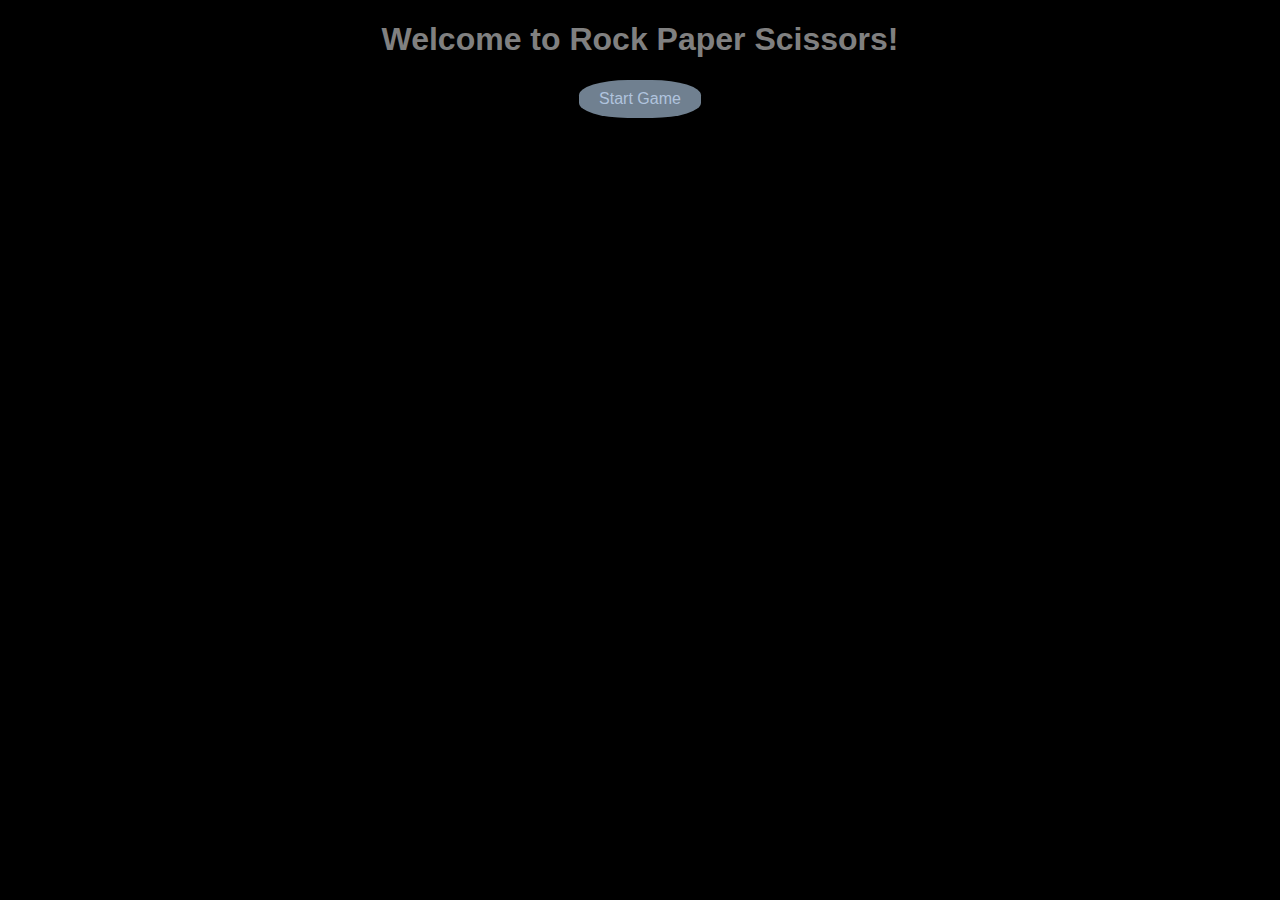
<file: js basics/1- Project Rock Paper Scissors/index.html>
<!doctype html>
<html lang="en">
<head>
    <meta charset="utf-8">
    <meta name="viewport" content="width=device-width,initial-scale=1">
    <title>Project Rock Paper Scissors</title>
</head>
<body>
    <h1>Welcome to Rock Paper Scissors!</h1>
    <button id="start-game-btn", onclick="startGame()">Start Game</button>
    <style>
        body {
            background-color: black;
            color: gray;
            font-family: Arial, sans-serif;
            text-align: center;
        }
        button {
            padding: 10px 20px;
            font-size: 16px;
            cursor: pointer;
            color:lightsteelblue;
            border: 20px gray;
            border-radius: 40%;
            background-color:slategray;
        }
    </style>  
</body>
<script src="script.js"></script>
</html>
</file>
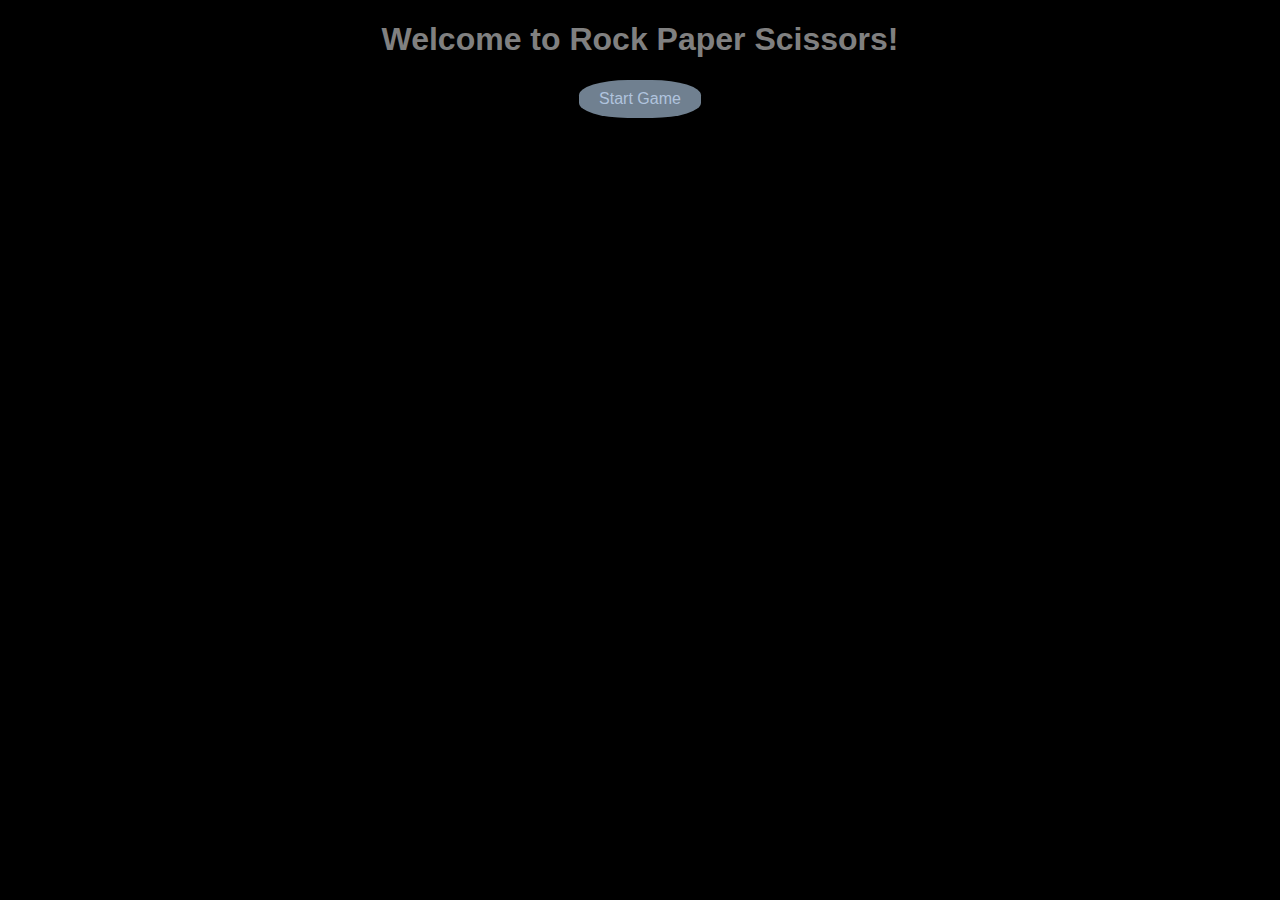
<file: js basics/1-Project Rock Paper Scissors/index.html>
<!doctype html>
<html lang="en">
<head>
    <meta charset="utf-8">
    <meta name="viewport" content="width=device-width,initial-scale=1">
    <title>Project Rock Paper Scissors</title>
</head>
<body>
    <h1>Welcome to Rock Paper Scissors!</h1>
    <button id="start-game-btn", onclick="startGame()">Start Game</button>
    <style>
        body {
            background-color: black;
            color: gray;
            font-family: Arial, sans-serif;
            text-align: center;
        }
        button {
            padding: 10px 20px;
            font-size: 16px;
            cursor: pointer;
            color:lightsteelblue;
            border: 20px gray;
            border-radius: 40%;
            background-color:slategray;
        }
    </style>  
</body>
<script src="index.js"></script>
</html>
</file>
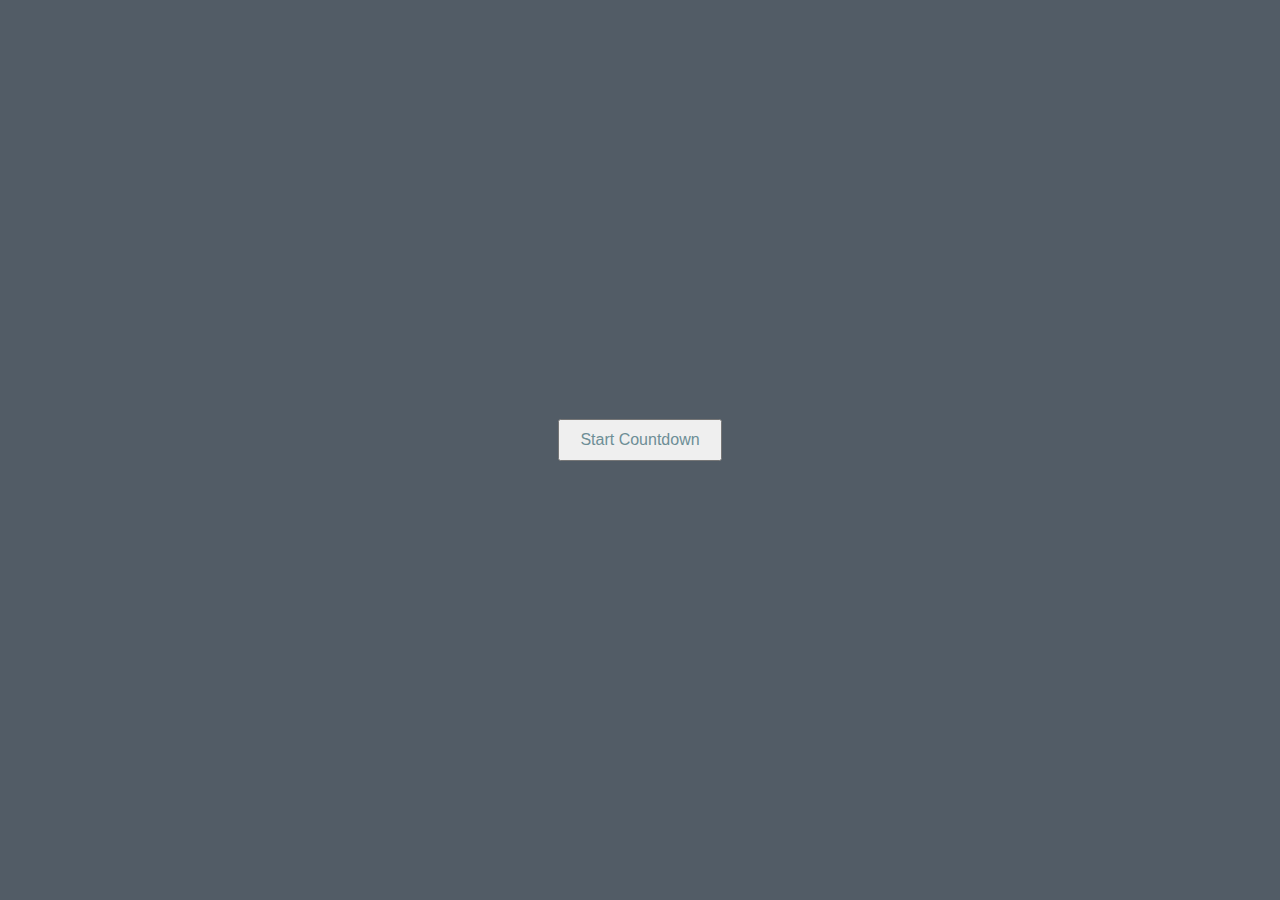
<file: js basics/1.5-Project Countdown/index.html>
<!DOCTYPE html>
<html lang="en">
<head>
    <meta charset="UTF-8">
    <meta name="viewport" content="width=device-width, initial-scale=1.0">
    <title>Countdown</title>
    <style>
        body {
            background-color: rgb(82, 92, 102);
            display: flex;
            justify-content: center;
            align-items: center;
            min-height: 100vh;
            margin: 0;
            font-family: Arial, sans-serif;
        }
        
        .container {
            text-align: center;
        }
        
        button {
            color : rgb(109, 142, 150);
            
            padding: 10px 20px;
            font-size: 16px;
            cursor: pointer;
        }
        
        p {
            margin-top: 20px;
            font-size: 18px;
        }
    </style>
</head>
<body>
    <div class="container">
        <button id="start">Start Countdown</button>
        <p id="indicator"></p>
    </div>
</body>
<script src="script.js"></script>
</html>
</file>
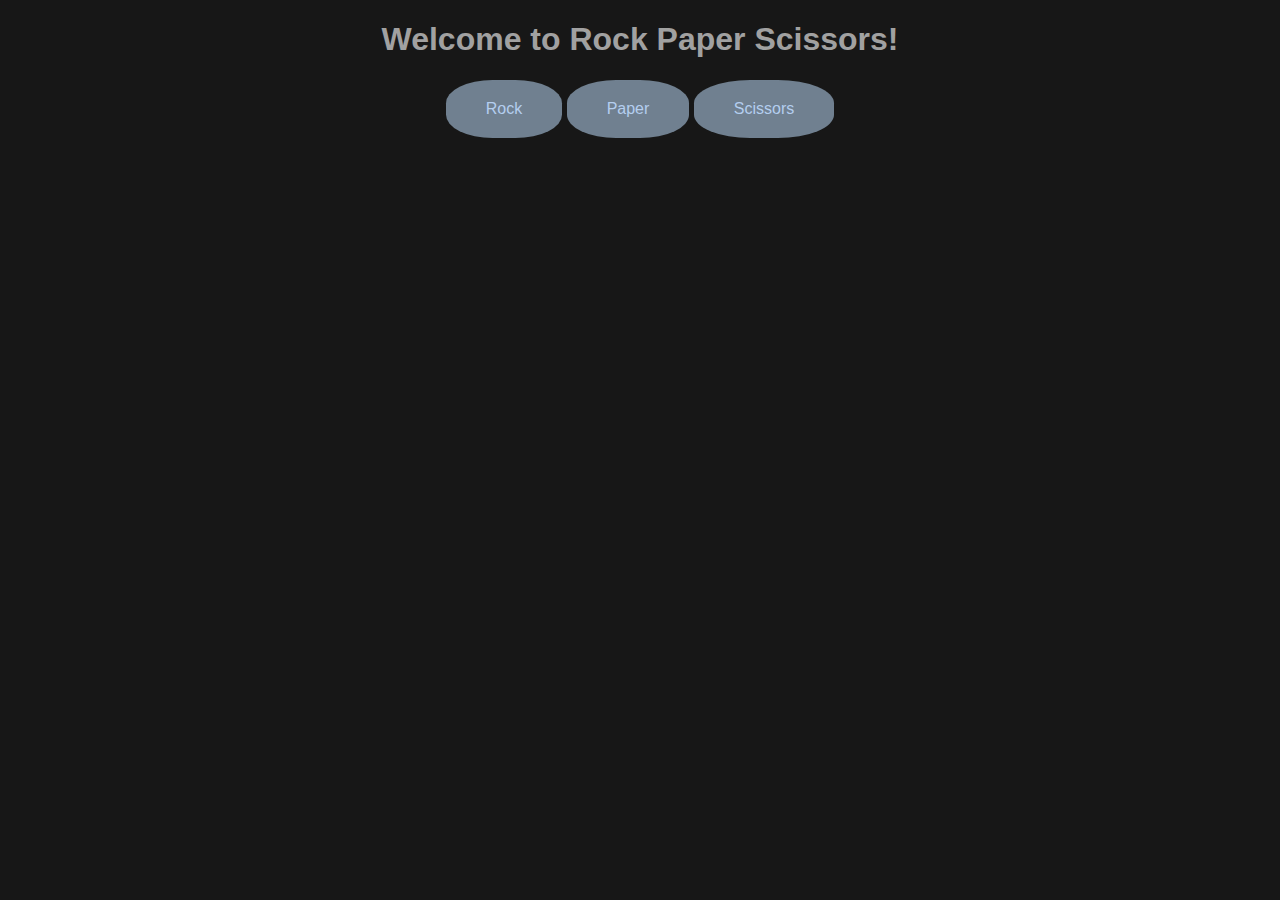
<file: js basics/3 - project rock paper scissors ui/index.html>
<!doctype html>
<html lang="en">
<head>
    <meta charset="utf-8">
    <meta name="viewport" content="width=device-width,initial-scale=1">
    <title>Project Rock Paper Scissors</title>
</head>
<body>
    <h1>Welcome to Rock Paper Scissors!</h1>
    <button id="rock", onclick="playerPick('rock')">Rock</button>
    <button id="paper", onclick="playerPick('paper')">Paper</button>
    <button id="scissors", onclick="playerPick('scissors')">Scissors</button>

    <style>
        body {
            background-color: rgb(23, 23, 23);
            color: rgb(161, 161, 161);
            font-family: Arial, sans-serif;
            text-align: center;
        }
        button {
            padding: 20px 40px;
            font-size: 16px;
            cursor: pointer;
            color:rgb(180, 206, 239);
            border: 20px gray;
            border-radius: 40%;
            background-color:slategray;
        }
    </style>  
</body>
<script src="script.js"></script>
</html>
</file>
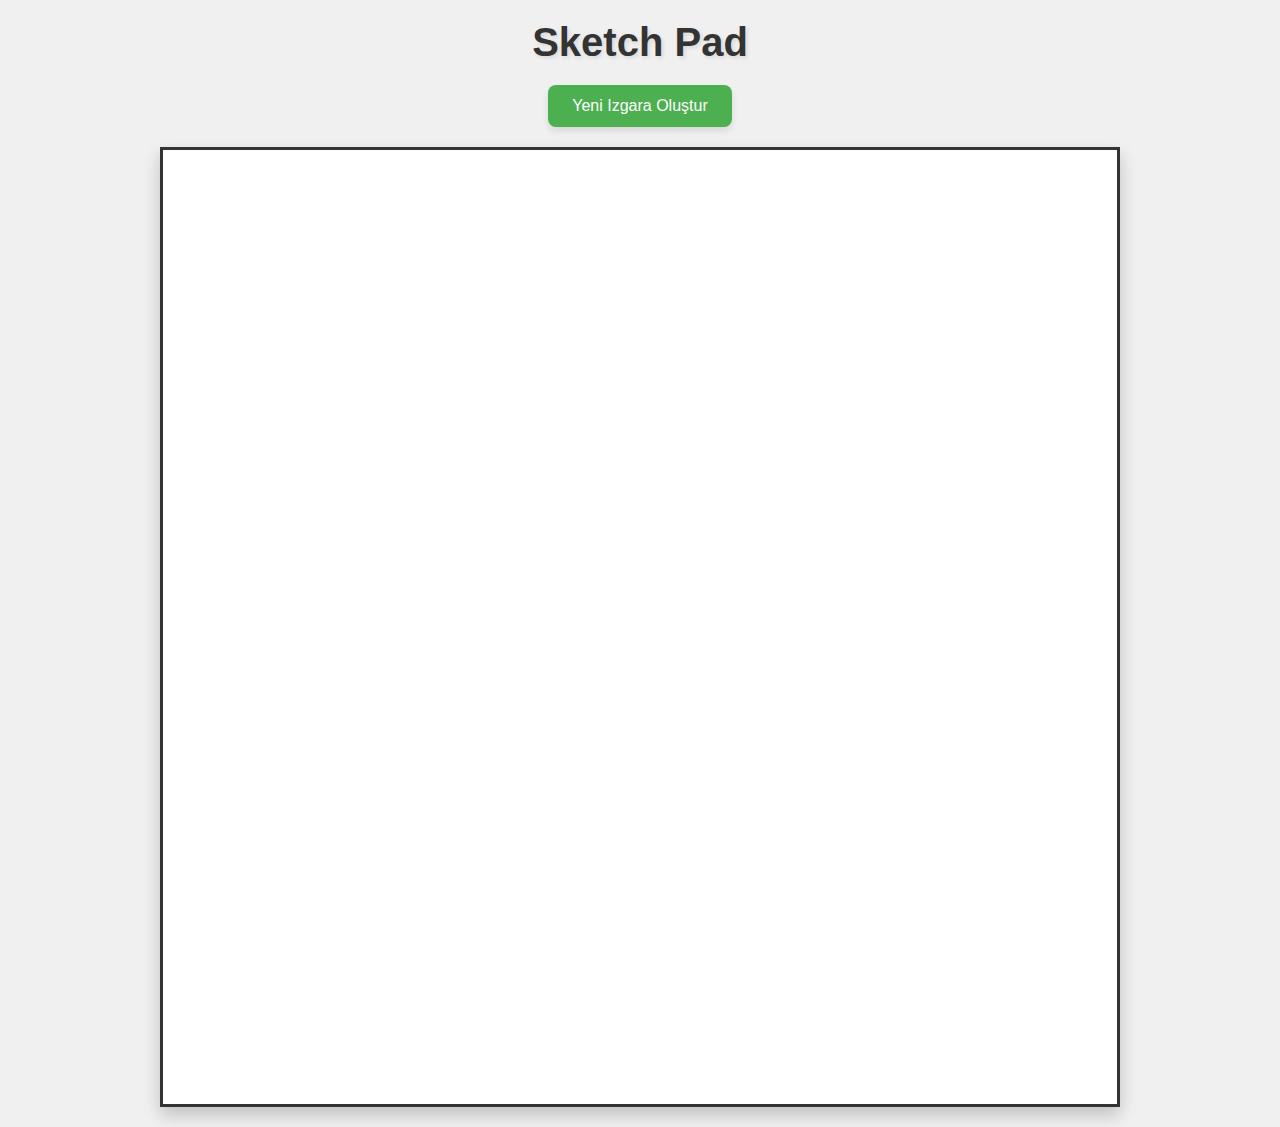
<file: js basics/4 - Project Sketch Pad/index.html>
<!DOCTYPE html>
<html lang="tr">
<head>
    <meta charset="UTF-8">
    <meta name="viewport" content="width=device-width, initial-scale=1.0">
    <title>Sketch Pad - Çizim Tahtas1</title>
    <link rel="stylesheet" href="style.css">
</head>
<body>
    <h1>Sketch Pad</h1>
    <button id="resetButton">Yeni Izgara Oluştur</button>
    <div id="container"></div>
    <script src="script.js"></script>
</body>
</html>
</file>
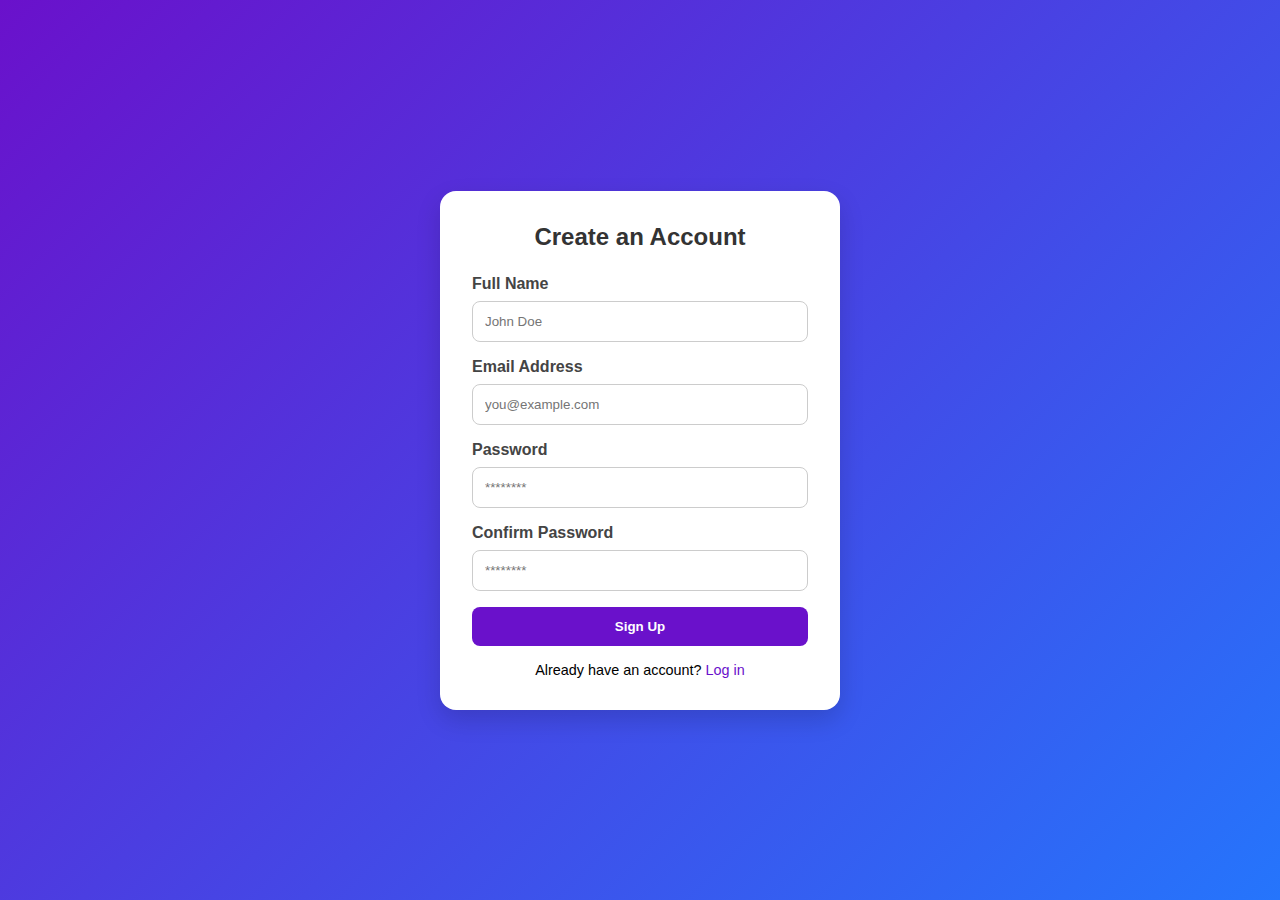
<file: js/1 - Intermediate HTML and CSS Course/3 - Forms/3 - Project Sign-up Form/index.html>
<!DOCTYPE html>
<html lang="en">
<head>
  <meta charset="UTF-8" />
  <meta name="viewport" content="width=device-width, initial-scale=1.0" />
  <title>Sign Up Form</title>
  <style>
    * {
      box-sizing: border-box;
      margin: 0;
      padding: 0;
      font-family: "Poppins", sans-serif;
    }

    body {
      height: 100vh;
      display: flex;
      align-items: center;
      justify-content: center;
      background: linear-gradient(135deg, #6a11cb, #2575fc);
    }

    .signup-container {
      background: #fff;
      padding: 2rem;
      border-radius: 1rem;
      box-shadow: 0 10px 25px rgba(0, 0, 0, 0.15);
      width: 100%;
      max-width: 400px;
    }

    .signup-container h2 {
      text-align: center;
      margin-bottom: 1.5rem;
      color: #333;
    }

    .form-group {
      margin-bottom: 1rem;
    }

    label {
      display: block;
      margin-bottom: 0.5rem;
      font-weight: 600;
      color: #444;
    }

    input {
      width: 100%;
      padding: 0.75rem;
      border: 1px solid #ccc;
      border-radius: 0.5rem;
      transition: border-color 0.3s;
    }

    input:focus {
      border-color: #6a11cb;
      outline: none;
    }

    button {
      width: 100%;
      padding: 0.75rem;
      background: #6a11cb;
      border: none;
      border-radius: 0.5rem;
      color: white;
      font-weight: 600;
      cursor: pointer;
      transition: background 0.3s;
    }

    button:hover {
      background: #2575fc;
    }

    .login-link {
      text-align: center;
      margin-top: 1rem;
      font-size: 0.9rem;
    }

    .login-link a {
      color: #6a11cb;
      text-decoration: none;
      font-weight: 500;
    }

    .login-link a:hover {
      text-decoration: underline;
    }
  </style>
</head>
<body>
  <div class="signup-container">
    <h2>Create an Account</h2>
    <form>
      <div class="form-group">
        <label for="name">Full Name</label>
        <input type="text" id="name" name="name" placeholder="John Doe" required>
      </div>
      <div class="form-group">
        <label for="email">Email Address</label>
        <input type="email" id="email" name="email" placeholder="you@example.com" required>
      </div>
      <div class="form-group">
        <label for="password">Password</label>
        <input type="password" id="password" name="password" placeholder="********" required>
      </div>
      <div class="form-group">
        <label for="confirm-password">Confirm Password</label>
        <input type="password" id="confirm-password" name="confirm-password" placeholder="********" required>
      </div>
      <button type="submit">Sign Up</button>
      <div class="login-link">
        Already have an account? <a href="#">Log in</a>
      </div>
    </form>
  </div>
</body>
</html>
</file>
<file: js basics/4 - Project Sketch Pad/style.css>
* {
    margin: 0;
    padding: 0;
    box-sizing: border-box;
}

body {
    display: flex;
    flex-direction: column;
    align-items: center;
    justify-content: center;
    min-height: 100vh;
    background-color: #f0f0f0;
    font-family: Arial, sans-serif;
    gap: 20px;
    padding: 20px;
}

h1 {
    color: #333;
    font-size: 2.5rem;
    text-shadow: 2px 2px 4px rgba(0, 0, 0, 0.1);
}

#resetButton {
    padding: 12px 24px;
    font-size: 1rem;
    background-color: #4CAF50;
    color: white;
    border: none;
    border-radius: 8px;
    cursor: pointer;
    transition: background-color 0.3s ease;
    box-shadow: 0 4px 6px rgba(0, 0, 0, 0.1);
}

#resetButton:hover {
    background-color: #45a049;
}

#resetButton:active {
    transform: translateY(2px);
    box-shadow: 0 2px 4px rgba(0, 0, 0, 0.1);
}

#container {
    width: 960px;
    height: 960px;
    display: grid;
    border: 3px solid #333;
    box-shadow: 0 8px 16px rgba(0, 0, 0, 0.2);
    background-color: white;
}
.grid-square {
    background-color: white;
    transition: background-color 0.1s ease;
}
.grid-square:hover {
    background-color: #333;
}


/* Alternatif: Farklı renk efektleri için */
.colored {
    background-color: #333;
}
</file>
